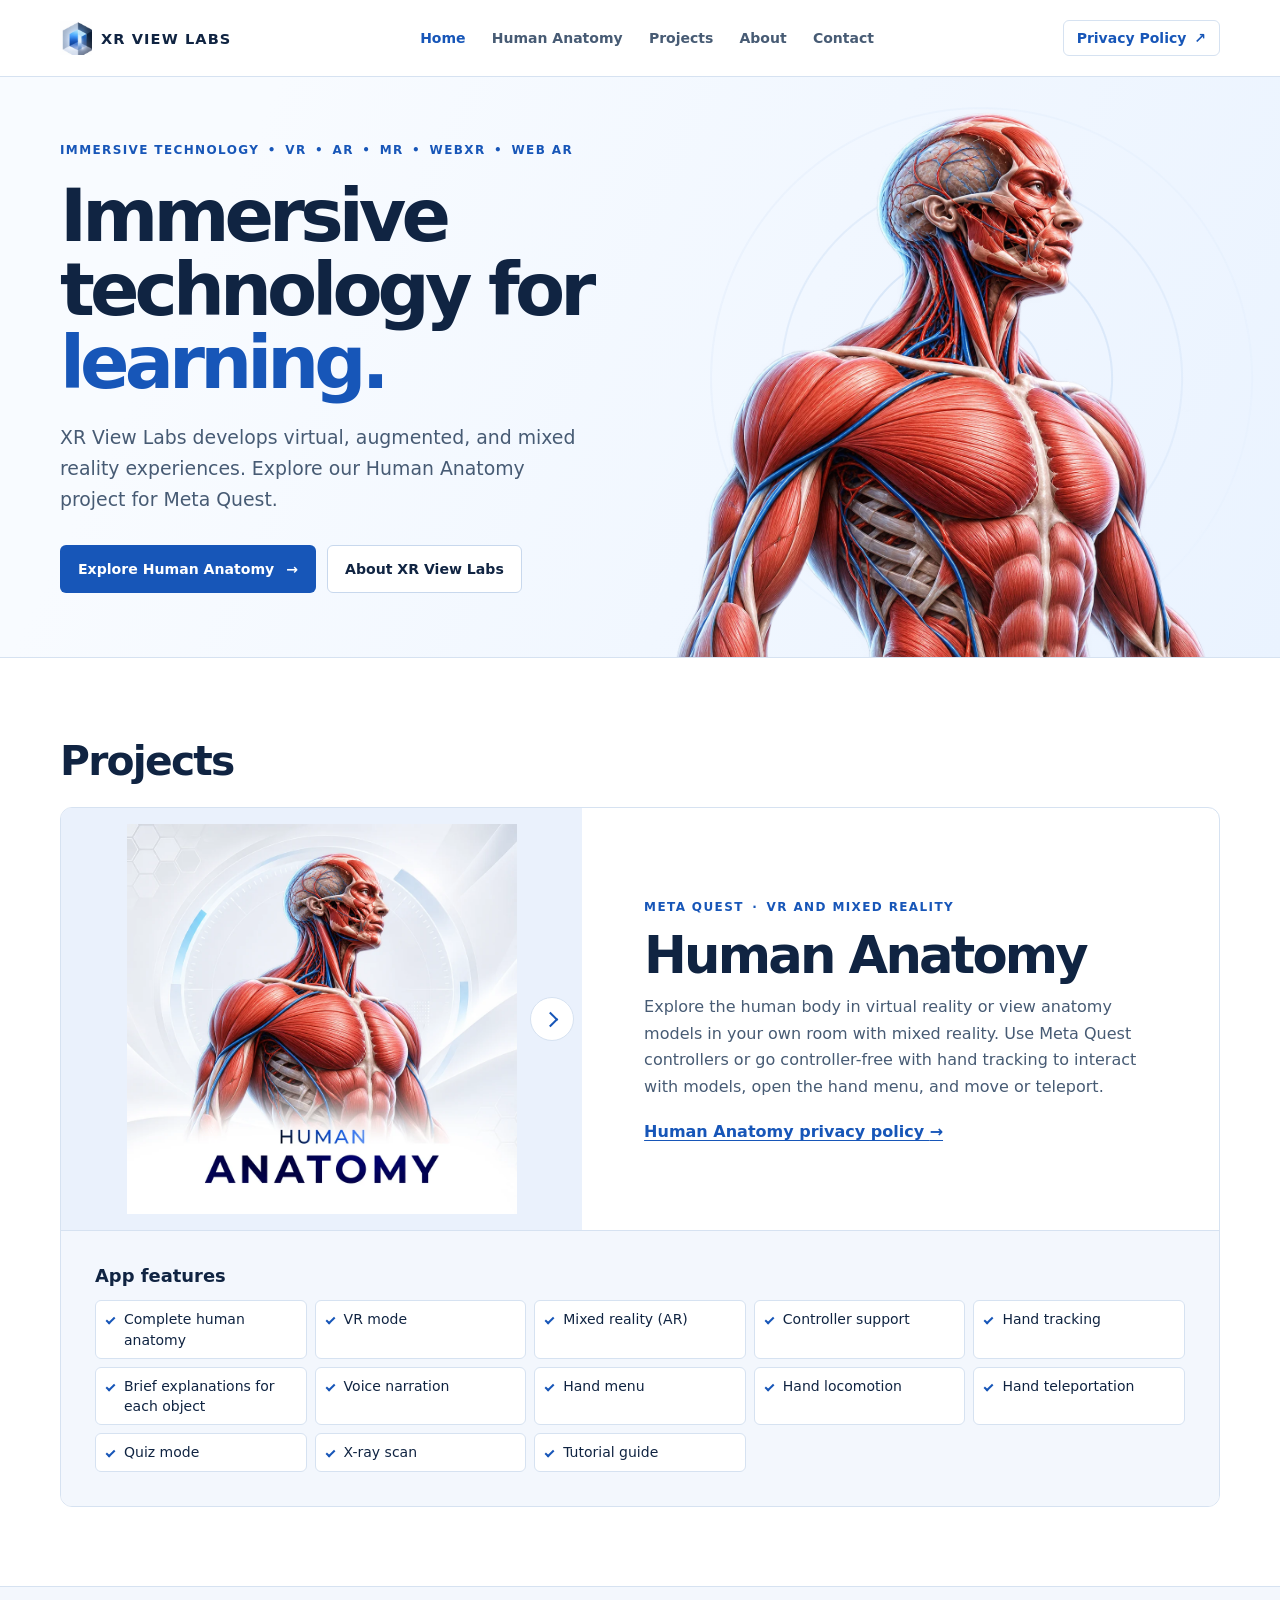
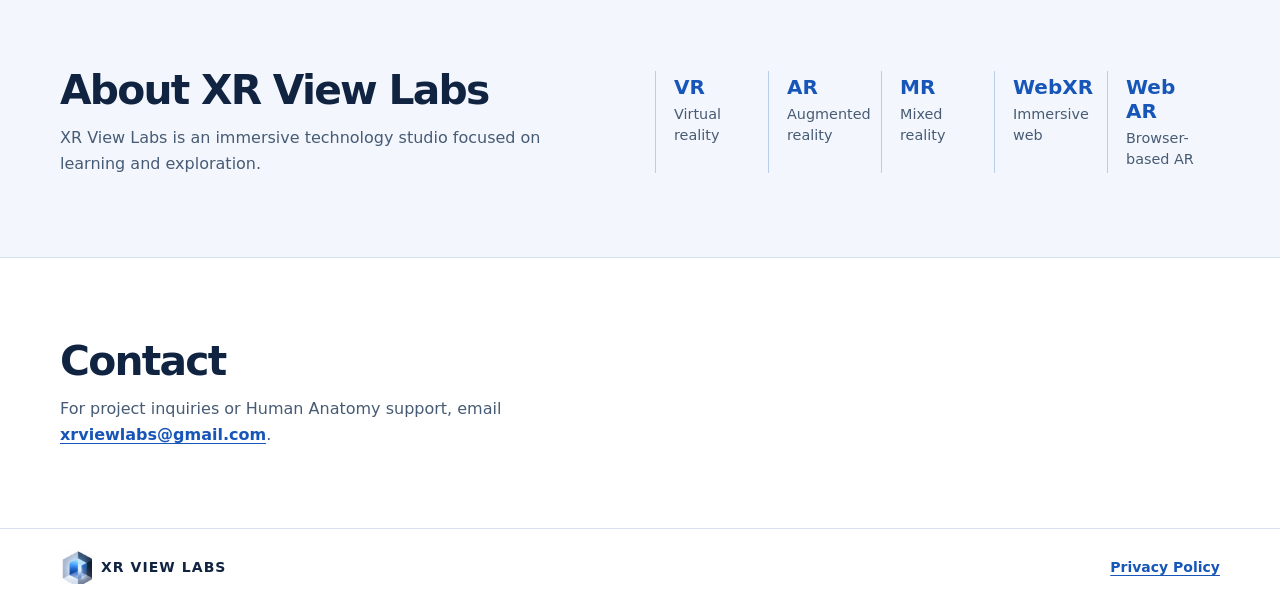
<file: index.html>
<!doctype html>
<html lang="en">
<head>
  <meta charset="utf-8">
  <meta name="viewport" content="width=device-width, initial-scale=1">
  <meta name="description" content="XR View Labs develops immersive technology across virtual, augmented, and mixed reality. Explore the Human Anatomy project.">
  <meta name="theme-color" content="#ffffff">
  <title>XR View Labs | Immersive Technology</title>
  <link rel="canonical" href="https://xrviewlabs.com/">
  <link rel="icon" type="image/png" sizes="96x96" href="favicon.png">
  <script>
    if (/^https?:$/.test(location.protocol) && location.pathname.endsWith('/index.html')) {
      const cleanUrl = new URL('./', location.href);
      cleanUrl.search = location.search;
      cleanUrl.hash = location.hash;
      location.replace(cleanUrl);
    }
  </script>
  <link rel="stylesheet" href="assets/site.css">
</head>
<body>
  <a class="skip-link" href="#main">Skip to content</a>
  <header class="site-header">
    <div class="wrap header-inner">
      <a class="brand" href="./" aria-label="XR View Labs home">
        <span class="brand-mark" aria-hidden="true"><img src="assets/xr-view-labs-logo.webp" alt=""></span>
        <span>XR VIEW LABS</span>
      </a>
      <nav class="main-nav" aria-label="Main navigation">
        <a href="./" aria-current="page">Home</a>
        <a href="#human-anatomy">Human Anatomy</a>
        <a href="#projects">Projects</a>
        <a href="#about">About</a>
        <a href="#contact">Contact</a>
      </nav>
      <a class="header-policy" href="privacy-policy/">Privacy Policy <span aria-hidden="true">↗</span></a>
    </div>
  </header>

  <main id="main">
    <section class="hero" aria-labelledby="home-title">
      <div class="wrap hero-inner">
        <div class="hero-copy">
          <p class="eyebrow">Immersive Technology <span aria-hidden="true">•</span> VR <span aria-hidden="true">•</span> AR <span aria-hidden="true">•</span> MR <span aria-hidden="true">•</span> WebXR <span aria-hidden="true">•</span> Web AR</p>
          <h1 id="home-title">Immersive technology for <em>learning.</em></h1>
          <p class="intro">XR View Labs develops virtual, augmented, and mixed reality experiences. Explore our Human Anatomy project for Meta Quest.</p>
          <div class="actions">
            <a class="button button-primary" href="#human-anatomy">Explore Human Anatomy <span aria-hidden="true">→</span></a>
            <a class="button button-outline" href="#about">About XR View Labs</a>
          </div>
        </div>
        <figure class="hero-art">
          <img src="assets/anatomy-model.webp" alt="An anatomical illustration showing the muscles and blood vessels of the head and upper body" width="1254" height="1254" fetchpriority="high">
        </figure>
      </div>
    </section>

    <section class="wrap projects section" id="projects" aria-labelledby="projects-title">
      <h2 id="projects-title">Projects</h2>
      <article class="project" id="human-anatomy">
        <div class="project-media" id="anatomy-media">
          <div class="project-media-window">
            <div class="project-media-track">
              <div class="project-poster" id="anatomy-poster">
                <img src="assets/human-anatomy.webp" alt="Human Anatomy project artwork" width="1000" height="1000" loading="lazy">
              </div>
              <div class="project-video" id="anatomy-video-player" inert>
                <div class="project-video-frame" id="anatomy-video-frame"></div>
                <a class="text-link" href="https://www.youtube.com/watch?v=dHQOuCrtSy8">Watch on YouTube</a>
              </div>
            </div>
          </div>
          <a class="project-media-arrow" id="play-anatomy-video" href="https://www.youtube.com/watch?v=dHQOuCrtSy8" aria-label="Show Human Anatomy video" aria-controls="anatomy-video-player" aria-expanded="false"></a>
        </div>
        <div class="project-copy">
          <p class="eyebrow">Meta Quest <span aria-hidden="true">·</span> VR and Mixed Reality</p>
          <h3>Human Anatomy</h3>
          <p>Explore the human body in virtual reality or view anatomy models in your own room with mixed reality. Use Meta Quest controllers or go controller-free with hand tracking to interact with models, open the hand menu, and move or teleport.</p>
          <a class="text-link" href="privacy-policy/">Human Anatomy privacy policy <span aria-hidden="true">→</span></a>
        </div>
        <section class="project-features" aria-labelledby="anatomy-features">
          <h4 id="anatomy-features">App features</h4>
          <ul class="feature-list" role="list">
            <li>Complete human anatomy</li>
            <li>VR mode</li>
            <li>Mixed reality (AR)</li>
            <li>Controller support</li>
            <li>Hand tracking</li>
            <li>Brief explanations for each object</li>
            <li>Voice narration</li>
            <li>Hand menu</li>
            <li>Hand locomotion</li>
            <li>Hand teleportation</li>
            <li>Quiz mode</li>
            <li>X-ray scan</li>
            <li>Tutorial guide</li>
          </ul>
        </section>
      </article>
    </section>

    <section class="about-band" aria-labelledby="about">
      <div class="wrap section about-inner">
        <div>
          <h2 id="about">About XR View Labs</h2>
          <p>XR View Labs is an immersive technology studio focused on learning and exploration.</p>
        </div>
        <dl class="disciplines">
          <div><dt>VR</dt><dd>Virtual reality</dd></div>
          <div><dt>AR</dt><dd>Augmented reality</dd></div>
          <div><dt>MR</dt><dd>Mixed reality</dd></div>
          <div><dt>WebXR</dt><dd>Immersive web</dd></div>
          <div><dt>Web AR</dt><dd>Browser-based AR</dd></div>
        </dl>
      </div>
    </section>

    <section class="wrap section contact" id="contact" aria-labelledby="contact-title">
      <h2 id="contact-title">Contact</h2>
      <p>For project inquiries or Human Anatomy support, email <a class="text-link" href="mailto:xrviewlabs@gmail.com">xrviewlabs@gmail.com</a>.</p>
    </section>
  </main>

  <footer class="site-footer">
    <div class="wrap footer-inner">
      <a class="brand" href="./" aria-label="XR View Labs home">
        <span class="brand-mark" aria-hidden="true"><img src="assets/xr-view-labs-logo.webp" alt=""></span>
        <span>XR VIEW LABS</span>
      </a>
      <a href="privacy-policy/">Privacy Policy</a>
    </div>
  </footer>
  <script>
    const playAnatomyVideo = document.getElementById('play-anatomy-video');
    const anatomyMedia = document.getElementById('anatomy-media');
    const anatomyPoster = document.getElementById('anatomy-poster');
    const anatomyVideoPlayer = document.getElementById('anatomy-video-player');
    const anatomyVideoFrame = document.getElementById('anatomy-video-frame');

    playAnatomyVideo.addEventListener('click', (event) => {
      if (event.ctrlKey || event.metaKey || event.shiftKey || event.altKey) return;

      event.preventDefault();
      const showVideo = anatomyMedia.classList.toggle('show-video');
      anatomyPoster.inert = showVideo;
      anatomyVideoPlayer.inert = !showVideo;
      playAnatomyVideo.setAttribute('aria-expanded', String(showVideo));
      playAnatomyVideo.setAttribute('aria-label', showVideo ? 'Show Human Anatomy poster' : 'Show Human Anatomy video');

      if (!showVideo) {
        anatomyVideoFrame.replaceChildren();
        return;
      }

      const player = document.createElement('iframe');
      player.title = 'Human Anatomy video on YouTube';
      player.referrerPolicy = 'strict-origin-when-cross-origin';
      player.allow = 'autoplay; encrypted-media; picture-in-picture; fullscreen';
      player.allowFullscreen = true;
      player.src = 'https://www.youtube-nocookie.com/embed/dHQOuCrtSy8?autoplay=1';
      anatomyVideoFrame.replaceChildren(player);
    });
  </script>
</body>
</html>
</file>
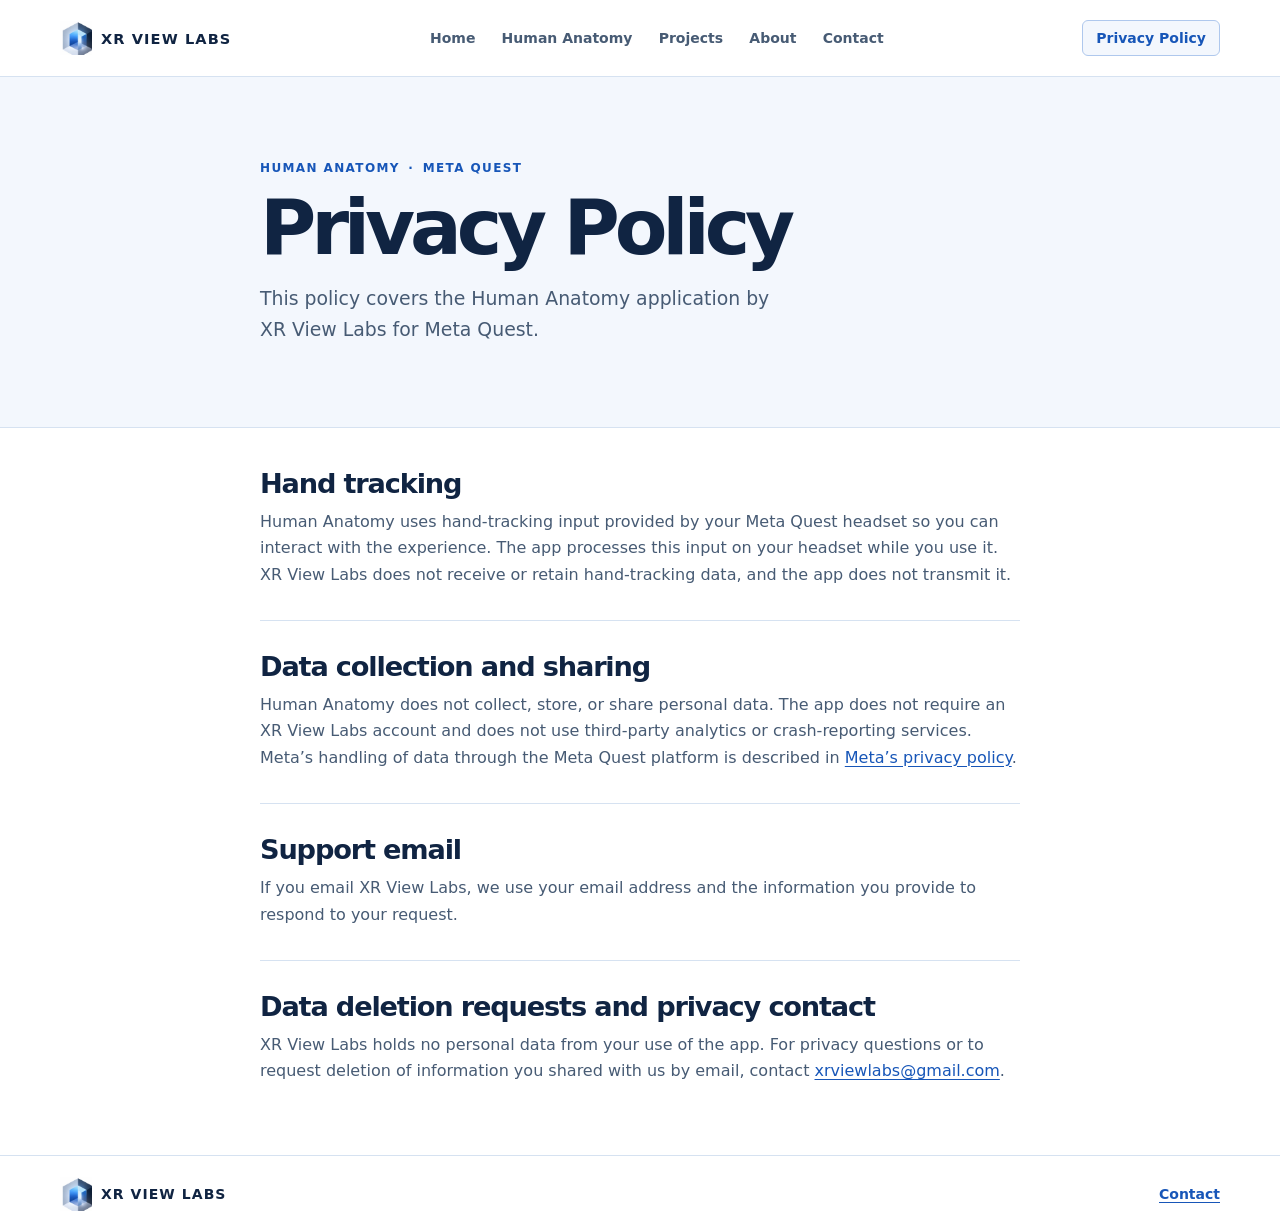
<file: privacy-policy/index.html>
<!doctype html>
<html lang="en">
<head>
  <meta charset="utf-8">
  <meta name="viewport" content="width=device-width, initial-scale=1">
  <meta name="description" content="Privacy policy for Human Anatomy by XR View Labs.">
  <meta name="theme-color" content="#ffffff">
  <link rel="canonical" href="https://xrviewlabs.com/privacy-policy/">
  <link rel="icon" type="image/png" sizes="96x96" href="../favicon.png">
  <script>
    if (/^https?:$/.test(location.protocol) && location.pathname.endsWith('/index.html')) {
      const cleanUrl = new URL('./', location.href);
      cleanUrl.search = location.search;
      cleanUrl.hash = location.hash;
      location.replace(cleanUrl);
    }
  </script>
  <title>Privacy Policy | XR View Labs</title>
  <link rel="stylesheet" href="../assets/site.css">
</head>
<body>
  <a class="skip-link" href="#main">Skip to content</a>
  <header class="site-header">
    <div class="wrap header-inner">
      <a class="brand" href="../" aria-label="XR View Labs home">
        <span class="brand-mark" aria-hidden="true"><img src="../assets/xr-view-labs-logo.webp" alt=""></span>
        <span>XR VIEW LABS</span>
      </a>
      <nav class="main-nav" aria-label="Main navigation">
        <a href="../">Home</a>
        <a href="../#human-anatomy">Human Anatomy</a>
        <a href="../#projects">Projects</a>
        <a href="../#about">About</a>
        <a href="../#contact">Contact</a>
      </nav>
      <a class="header-policy" href="./" aria-current="page">Privacy Policy</a>
    </div>
  </header>

  <main id="main">
    <div class="policy-header">
      <div class="wrap policy-width">
        <p class="eyebrow">Human Anatomy <span aria-hidden="true">·</span> Meta Quest</p>
        <h1>Privacy Policy</h1>
        <p class="intro">This policy covers the Human Anatomy application by XR View Labs for Meta Quest.</p>
      </div>
    </div>
    <article class="wrap policy-width policy-body">
      <section>
        <h2>Hand tracking</h2>
        <p>Human Anatomy uses hand-tracking input provided by your Meta Quest headset so you can interact with the experience. The app processes this input on your headset while you use it. XR View Labs does not receive or retain hand-tracking data, and the app does not transmit it.</p>
      </section>
      <section>
        <h2>Data collection and sharing</h2>
        <p>Human Anatomy does not collect, store, or share personal data. The app does not require an XR View Labs account and does not use third-party analytics or crash-reporting services. Meta’s handling of data through the Meta Quest platform is described in <a href="https://www.meta.com/legal/quest/privacy-policy/">Meta’s privacy policy</a>.</p>
      </section>
      <section>
        <h2>Support email</h2>
        <p>If you email XR View Labs, we use your email address and the information you provide to respond to your request.</p>
      </section>
      <section>
        <h2>Data deletion requests and privacy contact</h2>
        <p>XR View Labs holds no personal data from your use of the app. For privacy questions or to request deletion of information you shared with us by email, contact <a href="mailto:xrviewlabs@gmail.com">xrviewlabs@gmail.com</a>.</p>
      </section>
    </article>
  </main>

  <footer class="site-footer">
    <div class="wrap footer-inner">
      <a class="brand" href="../" aria-label="XR View Labs home">
        <span class="brand-mark" aria-hidden="true"><img src="../assets/xr-view-labs-logo.webp" alt=""></span>
        <span>XR VIEW LABS</span>
      </a>
      <a href="../#contact">Contact</a>
    </div>
  </footer>
</body>
</html>
</file>
<file: assets/site.css>
:root {
  color-scheme: light;
  --ink: #102442;
  --muted: #475b74;
  --blue: #1756b8;
  --blue-dark: #113f8b;
  --line: #d6e2f1;
  --pale: #f3f7fd;
  --white: #fff;
  font-family: "Inter", "Segoe UI", system-ui, sans-serif;
}

*, *::before, *::after { box-sizing: border-box; }
body { margin: 0; background: var(--white); color: var(--ink); }
img { display: block; max-width: 100%; height: auto; }
a { color: var(--blue); text-underline-offset: .2em; }
a:hover { color: var(--blue-dark); }
a:focus-visible { outline: 2px solid var(--blue); outline-offset: 5px; }
h1, h2, h3, p, figure, dl, dd { margin: 0; }
p { line-height: 1.65; color: var(--muted); }
[id] { scroll-margin-top: 24px; }

.wrap { width: min(1160px, calc(100% - 72px)); margin-inline: auto; }
.skip-link { position: absolute; z-index: 2; left: 16px; top: 12px; padding: 12px 18px; background: var(--white); transform: translateY(-150%); }
.skip-link:focus { transform: none; }
.site-header { border-bottom: 1px solid var(--line); }
.header-inner, .footer-inner { display: flex; align-items: center; justify-content: space-between; gap: 28px; min-height: 76px; }
.brand { display: inline-flex; align-items: center; gap: 9px; flex: none; color: var(--ink); font-size: .91rem; font-weight: 780; letter-spacing: .075em; text-decoration: none; }
.brand-mark { position: relative; display: inline-block; width: 32px; height: 34px; overflow: hidden; }
.brand-mark img { position: absolute; top: -7px; left: -15px; width: 102px; max-width: none; }
.main-nav { display: flex; align-items: center; flex-wrap: wrap; gap: 5px clamp(12px, 2.05vw, 28px); }
.main-nav a, .header-policy, .site-footer a { font-size: .875rem; font-weight: 650; }
.main-nav a { color: var(--muted); text-decoration: none; padding-block: 10px; }
.main-nav a:hover, .main-nav a[aria-current] { color: var(--blue); }
.header-policy { flex: none; padding: 9px 13px; border: 1px solid var(--line); border-radius: 6px; text-decoration: none; }
.header-policy:hover, .header-policy[aria-current] { background: var(--pale); border-color: #afc8ed; }
.header-policy span { margin-left: 3px; }

.hero { background: linear-gradient(115deg, #f8fbff 18%, #eaf3ff 100%); border-bottom: 1px solid var(--line); overflow: hidden; }
.hero-inner { display: grid; grid-template-columns: 1.08fr 1fr; align-items: stretch; min-height: 515px; }
.hero-copy { z-index: 1; align-self: center; padding-block: 64px; }
.eyebrow { color: var(--blue); font-size: .75rem; line-height: 1.5; font-weight: 750; letter-spacing: .115em; text-transform: uppercase; }
.eyebrow span { margin-inline: .24em; }
h1 { font-size: clamp(2.7rem, 5.7vw, 5.35rem); font-weight: 760; letter-spacing: -.067em; line-height: 1.01; }
.hero h1 { margin-block: 20px 22px; }
h1 em { color: var(--blue); font-style: normal; }
.intro { font-size: clamp(1rem, 1.6vw, 1.18rem); max-width: 44ch; }
.actions { display: flex; align-items: flex-start; flex-wrap: wrap; gap: 11px; margin-top: 30px; }
.button { display: inline-flex; gap: 12px; align-items: center; justify-content: center; min-height: 48px; border: 1px solid transparent; padding: 10px 17px; border-radius: 6px; font-size: .88rem; font-weight: 700; text-decoration: none; }
.button-primary { background: var(--blue); color: var(--white); }
.button-primary:hover { background: var(--blue-dark); color: var(--white); }
.button-outline { background: var(--white); border-color: #c8d8ed; color: var(--ink); }
.button-outline:hover { border-color: var(--blue); }
.hero-art { position: relative; isolation: isolate; align-self: stretch; }
.hero-art::before {
  content: "";
  position: absolute;
  inset: 0 -8% 0 0;
  background: repeating-radial-gradient(circle at 53% 52%, transparent 0 59px, #98bce645 60px 61px, transparent 62px 70px);
  mask-image: radial-gradient(ellipse at center, #000 25%, transparent 74%);
}
.hero-art img { position: absolute; z-index: 1; left: 50%; bottom: 0; width: min(100%, 555px); transform: translateX(-50%); }

.section { padding-block: clamp(45px, 6.2vw, 82px); }
h2 { font-size: clamp(1.8rem, 3.35vw, 2.55rem); letter-spacing: -.043em; line-height: 1.14; }
.projects h2 { margin-bottom: 23px; }
.project { display: grid; grid-template-columns: minmax(0, .9fr) minmax(0, 1.1fr); border: 1px solid var(--line); border-radius: 12px; overflow: hidden; }
.project-media { position: relative; display: grid; align-content: center; justify-items: center; padding: 16px 54px; background: #eaf1fc; }
.project-media-window { width: min(100%, 390px); overflow: clip; }
.project-media-track { display: flex; align-items: center; transition: transform 280ms ease; }
.project-media.show-video .project-media-track { transform: translateX(-100%); }
.project-poster, .project-video { flex: 0 0 100%; min-width: 0; }
.project-media img { width: min(100%, 390px); }
.project-video { text-align: center; font-size: .875rem; }
.project-video iframe { display: block; width: 100%; min-height: 200px; aspect-ratio: 16 / 9; border: 0; border-radius: 6px; background: var(--ink); }
.project-video .text-link { display: inline-block; margin-top: 10px; }
.project-media-arrow { position: absolute; inset-inline-end: 8px; top: 50%; transform: translateY(-50%); display: grid; place-items: center; width: 44px; height: 44px; border: 1px solid var(--line); border-radius: 50%; background: var(--white); color: var(--blue); }
.project-media-arrow:hover { color: var(--white); background: var(--blue); }
.project-media-arrow::before { content: ""; width: 11px; height: 11px; border: solid currentColor; border-width: 2px 2px 0 0; transform: translateX(-2px) rotate(45deg); }
.project-media.show-video .project-media-arrow::before { transform: translateX(2px) rotate(225deg); }

@media (prefers-reduced-motion: reduce) {
  .project-media-track { transition: none; }
}
.project-copy { align-self: center; padding: clamp(26px, 5vw, 62px); }
.project h3 { font-size: clamp(2rem, 4vw, 3.5rem); line-height: 1.07; letter-spacing: -.055em; margin-block: 12px; }
.project-copy > p:not(.eyebrow) { max-width: 49ch; }
.text-link { font-weight: 700; }
.project-copy .text-link { display: inline-block; margin-top: 22px; }
.project-features { grid-column: 1 / -1; padding: clamp(22px, 3vw, 34px); border-top: 1px solid var(--line); background: var(--pale); }
.project-features h4 { margin: 0 0 14px; font-size: 1.12rem; }
.feature-list { display: grid; grid-template-columns: repeat(auto-fit, minmax(min(100%, 185px), 1fr)); gap: 8px; margin: 0; padding: 0; list-style: none; }
.feature-list li { display: flex; align-items: baseline; gap: 9px; padding: 8px 10px; border: 1px solid var(--line); border-radius: 6px; background: var(--white); font-size: .875rem; line-height: 1.45; }
.feature-list li::before { content: ""; flex: 0 0 9px; height: 5px; border: solid var(--blue); border-width: 0 0 2px 2px; transform: translateY(-.14em) rotate(-45deg); }
.about-band { background: var(--pale); border-block: 1px solid var(--line); }
.about-inner { display: grid; grid-template-columns: 1fr 1fr; align-items: center; gap: 30px; }
.about-inner p, .contact p { margin-top: 12px; max-width: 48ch; }
.disciplines { display: grid; grid-template-columns: repeat(auto-fit, minmax(95px, 1fr)); row-gap: 14px; }
.disciplines div { padding: 4px 12px 4px 18px; border-left: 1px solid #b9cee9; }
.disciplines dt { color: var(--blue); font-size: 1.25rem; font-weight: 780; margin-bottom: 5px; }
.disciplines dd { color: var(--muted); font-size: .9rem; line-height: 1.4; }
.site-footer { border-top: 1px solid var(--line); }

.policy-width { max-width: 760px; }
.policy-header { background: var(--pale); border-bottom: 1px solid var(--line); padding-block: clamp(42px, 6.5vw, 82px); }
.policy-header h1 { margin-block: 12px 16px; font-size: clamp(2.7rem, 6vw, 4.9rem); }
.policy-body { padding-block: 40px 70px; }
.policy-body section + section { margin-top: 32px; padding-top: 30px; border-top: 1px solid var(--line); }
.policy-body h2 { font-size: clamp(1.3rem, 2.5vw, 1.7rem); margin-bottom: 10px; }

@media (max-width: 880px) {
  .wrap { width: calc(100% - 48px); }
  .header-inner { flex-wrap: wrap; gap: 0 16px; padding-block: 12px 4px; }
  .main-nav { order: 1; width: 100%; margin-top: 5px; }
  .hero-inner { min-height: 415px; }
}

@media (max-width: 620px) {
  .wrap { width: calc(100% - 36px); }
  .main-nav { column-gap: 14px; }
  .main-nav a { font-size: .8rem; }
  .header-policy { font-size: .77rem; }
  .hero-inner, .project, .about-inner { grid-template-columns: 1fr; }
  .hero-copy { padding-block: 43px 10px; }
  .hero h1 { margin-block: 13px 17px; }
  .hero-art { height: clamp(242px, 72vw, 370px); }
  .hero-art img { width: min(100%, 370px); }
  .hero-art::before { inset-inline: 0; }
  .actions { margin-top: 22px; }
  .project-media { padding-inline: 16px 54px; }
  .project-copy { padding: 25px; }
  .footer-inner { min-height: 68px; gap: 12px; }
}
</file>
